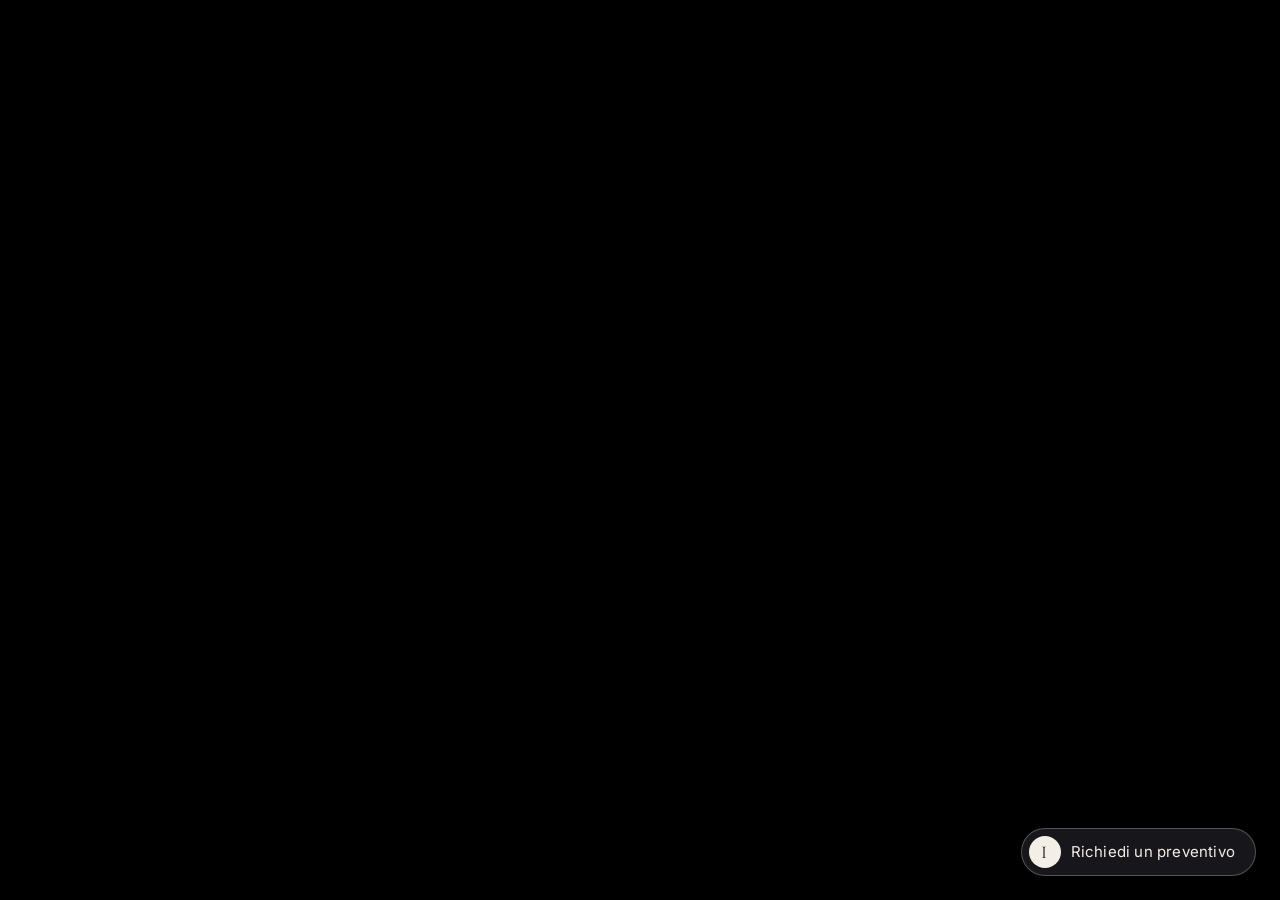
<file: index.html>
<!doctype html>
<html lang="it">
<head>
  <meta charset="utf-8">
  <meta name="viewport" content="width=device-width, initial-scale=1, viewport-fit=cover">
  <title>Chatbot preventivi — anteprima</title>
  <meta name="robots" content="noindex">
  <style>
    /* Pagina vuota solo per vedere il widget: nel sito vero serve SOLO il tag <script> qui sotto. */
    html, body { margin: 0; min-height: 100vh; background: #000; }
  </style>
</head>
<body>
  <!-- ====== IL CHATBOT: questo è l'unico tag da copiare nel tuo sito ====== -->
  <script src="widget/preventivo.js" defer></script>
</body>
</html>
</file>
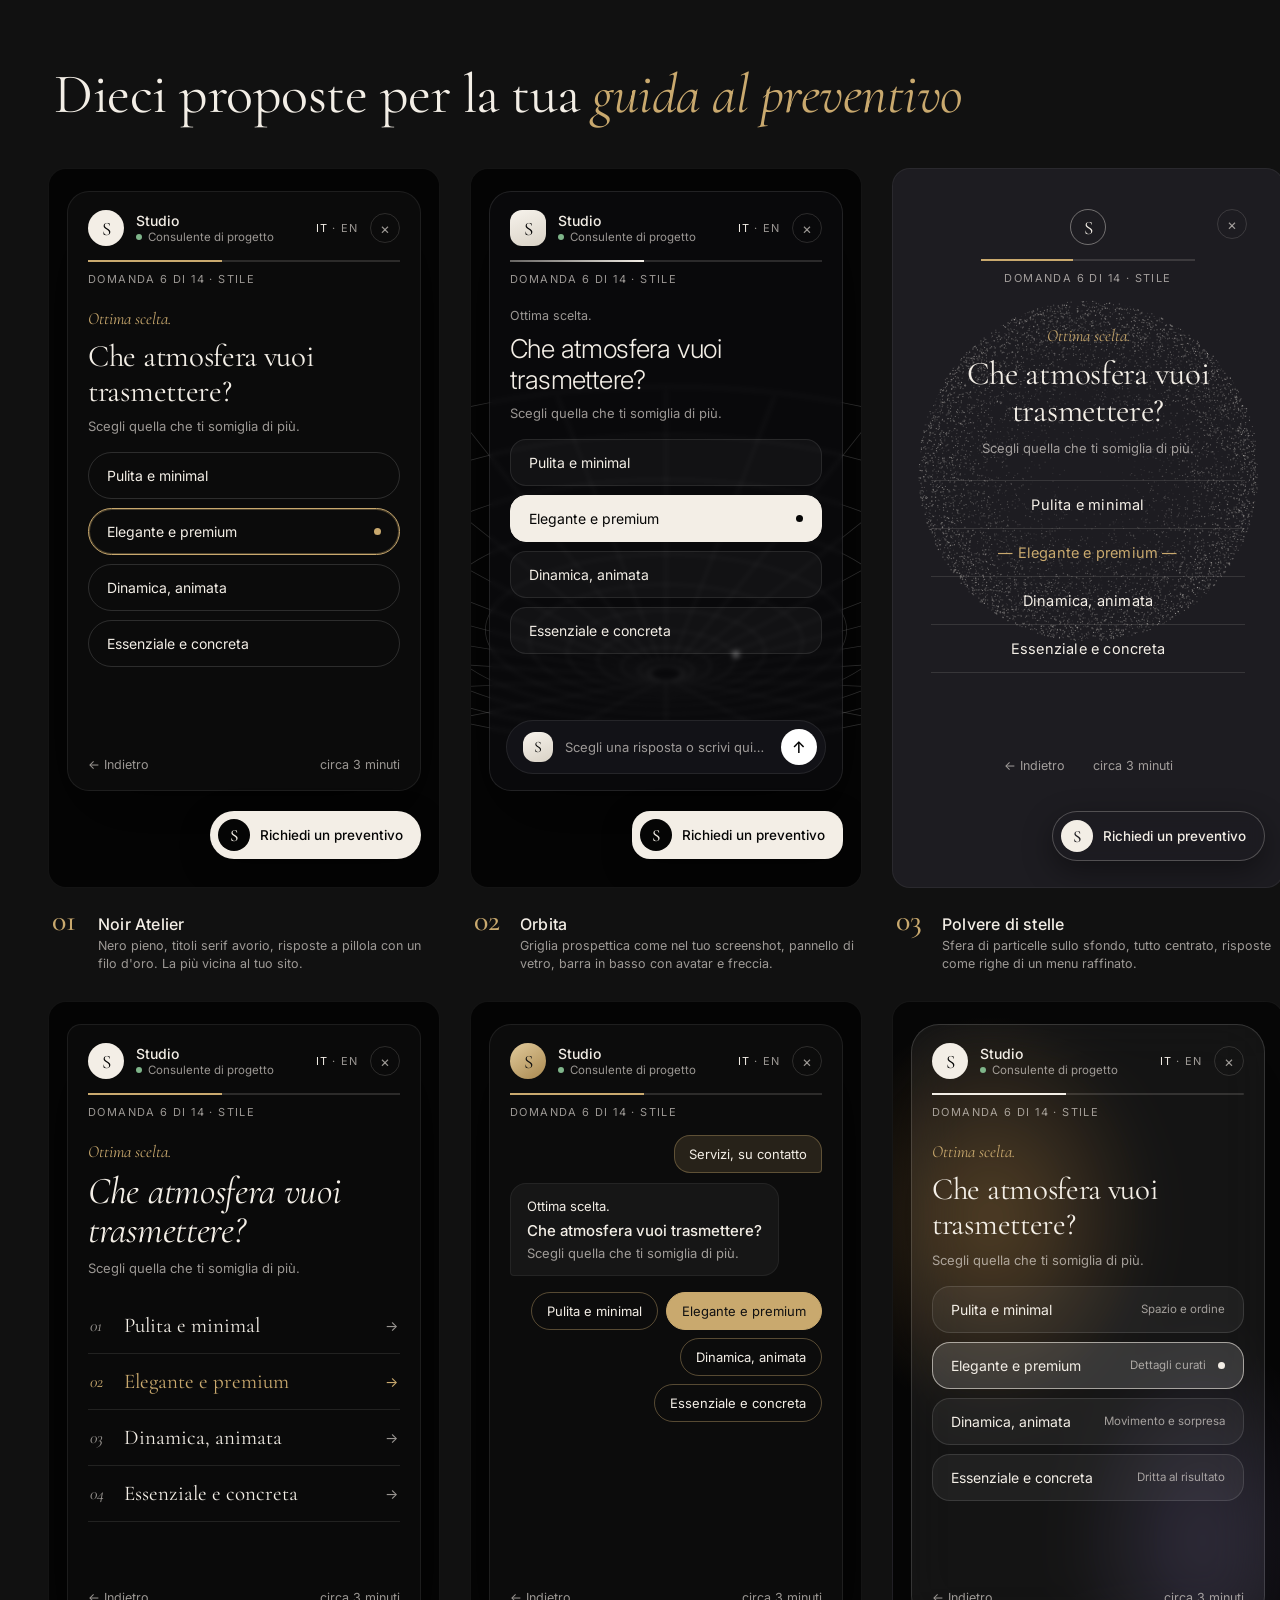
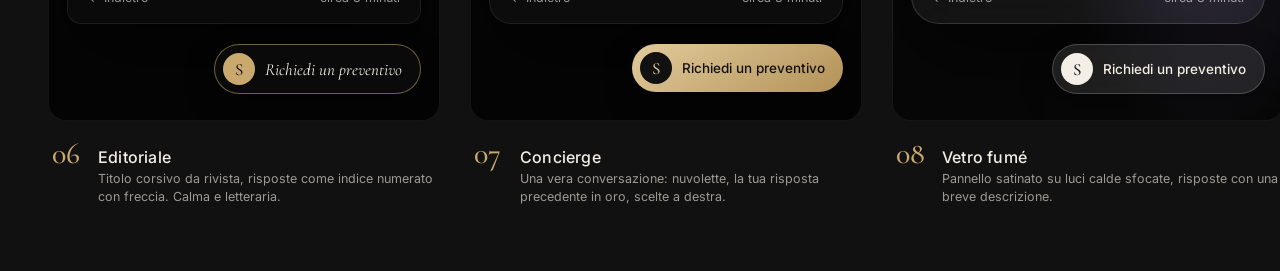
<file: design/proposte.html>
<!doctype html>
<html lang="it">
<head>
<meta charset="utf-8">
<title>Proposte di design — Chatbot preventivi</title>
<link rel="preconnect" href="https://fonts.googleapis.com">
<link rel="preconnect" href="https://fonts.gstatic.com" crossorigin>
<link href="https://fonts.googleapis.com/css2?family=Cormorant+Garamond:ital,wght@0,400;0,500;0,600;1,400;1,500&family=Inter:wght@300;400;500;600&display=swap" rel="stylesheet">
<style>
/* ====== Tavola ====== */
:root{
  --ivory:#F3EEE6; --ivory-2:rgba(243,238,230,.62); --ivory-3:rgba(243,238,230,.14);
  --gold:#C9A96E; --black:#050505;
}
*{box-sizing:border-box;margin:0;padding:0}
body{background:#111;color:var(--ivory);font-family:Inter,system-ui,sans-serif;padding:56px 48px 64px;width:2160px}
.board-hd{display:flex;align-items:flex-end;justify-content:space-between;margin-bottom:40px;padding:0 6px}
.board-hd h1{font-family:"Cormorant Garamond",serif;font-weight:400;font-size:56px;letter-spacing:-.5px}
.board-hd h1 em{color:var(--gold)}
.board-hd p{color:var(--ivory-2);font-size:15px;max-width:560px;text-align:right;line-height:1.6}
.grid{display:grid;grid-template-columns:repeat(5,392px);gap:28px 30px}
.card{display:flex;flex-direction:column;gap:14px}
.cap{display:flex;gap:12px;align-items:baseline;padding:0 4px}
.cap b{font-family:"Cormorant Garamond",serif;font-size:30px;font-weight:500;color:var(--gold);min-width:34px}
.cap div{display:flex;flex-direction:column;gap:3px}
.cap strong{font-weight:500;font-size:16px;letter-spacing:.2px}
.cap span{color:var(--ivory-2);font-size:12.5px;line-height:1.45}

/* ====== Scena (il "sito" dietro la chat) ====== */
.stage{position:relative;height:720px;border-radius:18px;overflow:hidden;background:var(--black);
  padding:22px 18px 0;display:flex;flex-direction:column;align-items:center;border:1px solid rgba(255,255,255,.06)}
.stage canvas{position:absolute;inset:0;width:100%;height:100%;pointer-events:none}

/* ====== Pannello chat (base comune) ====== */
.panel{position:relative;z-index:2;width:100%;height:600px;display:flex;flex-direction:column;
  background:#0b0b0b;border:1px solid rgba(255,255,255,.08);border-radius:22px;overflow:hidden;
  box-shadow:0 30px 80px rgba(0,0,0,.55)}
.hd{display:flex;align-items:center;gap:12px;padding:18px 20px 14px}
.av{width:36px;height:36px;border-radius:50%;display:grid;place-items:center;flex:none;
  font-family:"Cormorant Garamond",serif;font-size:19px;color:var(--black);background:var(--ivory)}
.who{display:flex;flex-direction:column;flex:1;line-height:1.25}
.who b{font-weight:500;font-size:14px}
.who span{font-size:11.5px;color:var(--ivory-2);display:flex;align-items:center;gap:6px}
.who span:before{content:"";width:6px;height:6px;border-radius:50%;background:#7FB58A}
.lang{font-size:11px;letter-spacing:1.2px;color:var(--ivory-2)}
.lang i{font-style:normal;color:var(--ivory)}
.x{width:30px;height:30px;border-radius:50%;border:1px solid var(--ivory-3);display:grid;place-items:center;color:var(--ivory-2);font-size:15px}
.prog{height:2px;background:var(--ivory-3);margin:0 20px}
.prog i{display:block;height:100%;width:43%;background:var(--gold)}
.step{font-size:11px;color:var(--ivory-2);letter-spacing:1.4px;text-transform:uppercase;padding:10px 20px 0}
.rail{display:none}
.big{display:none}
.body{flex:1;padding:22px 20px 10px;display:flex;flex-direction:column;gap:10px;overflow:hidden}
.prev{display:none}
.ok{font-size:13px;color:var(--gold);font-style:italic;font-family:"Cormorant Garamond",serif;font-size:17px}
.q{font-family:"Cormorant Garamond",serif;font-weight:400;font-size:31px;line-height:1.12;letter-spacing:-.3px}
.hint{font-size:13px;color:var(--ivory-2);margin-bottom:8px}
.opts{list-style:none;display:flex;flex-direction:column;gap:9px}
.opt{display:flex;align-items:center;gap:12px;padding:14px 18px;border-radius:999px;border:1px solid rgba(255,255,255,.14);font-size:14px}
.opt .n,.opt .d,.opt .arr{display:none}
.opt .t{flex:1}
.opt.sel{border-color:var(--gold);box-shadow:inset 0 0 0 1px rgba(201,169,110,.35)}
.opt.sel:after{content:"";width:7px;height:7px;border-radius:50%;background:var(--gold)}
.ft{display:flex;align-items:center;justify-content:space-between;padding:12px 20px 18px;font-size:12.5px;color:var(--ivory-2)}
.back{display:flex;align-items:center;gap:6px}
.inputbar{display:none}

/* ====== Pulsante di apertura ====== */
.launch{position:relative;z-index:2;margin:20px 0 0 auto;display:flex;align-items:center;gap:10px;
  padding:8px 18px 8px 8px;border-radius:999px;background:var(--ivory);color:var(--black);font-size:13.5px;font-weight:500;
  box-shadow:0 10px 30px rgba(0,0,0,.4)}
.lav{width:32px;height:32px;border-radius:50%;background:var(--black);color:var(--ivory);display:grid;place-items:center;
  font-family:"Cormorant Garamond",serif;font-size:17px}

/* ================================================================
   01 — NOIR ATELIER: nero pieno, serif avorio, pillole con bordo oro
   ================================================================ */
/* (usa la base) */

/* ================================================================
   02 — ORBITA: griglia prospettica, vetro, barra in stile screenshot
   ================================================================ */
.v2 .panel{background:rgba(14,14,18,.5);backdrop-filter:blur(2px);border-color:rgba(255,255,255,.1)}
.v2 .av{border-radius:12px;background:linear-gradient(160deg,#F7F3EC,#D9D2C6)}
.v2 .q{font-family:Inter;font-weight:300;font-size:26px;letter-spacing:-.6px;line-height:1.2}
.v2 .ok{font-family:Inter;font-style:normal;font-size:12.5px;color:var(--ivory-2)}
.v2 .opt{border-radius:16px;background:rgba(255,255,255,.04);border-color:rgba(255,255,255,.09)}
.v2 .opt.sel{background:var(--ivory);color:var(--black);border-color:var(--ivory);box-shadow:none}
.v2 .opt.sel:after{background:var(--black)}
.v2 .prog i{background:linear-gradient(90deg,rgba(243,238,230,.3),var(--ivory))}
.v2 .ft{display:none}
.v2 .inputbar{display:flex;align-items:center;gap:12px;margin:8px 16px 16px;padding:8px 8px 8px 16px;border-radius:999px;
  background:rgba(20,20,26,.9);border:1px solid rgba(255,255,255,.08);color:var(--ivory-2);font-size:13px}
.v2 .inputbar span{flex:1}
.v2 .inputbar b{width:36px;height:36px;border-radius:50%;background:#fff;color:#000;display:grid;place-items:center;font-size:16px;font-weight:500}
.v2 .launch{border-radius:18px}

/* ================================================================
   03 — POLVERE DI STELLE: sfera di particelle, testo centrato
   ================================================================ */
.v3 .stage{background:#1d1c21}
.v3 .panel{background:transparent;border:none;box-shadow:none}
.v3 .hd{justify-content:center}
.v3 .who,.v3 .lang{display:none}
.v3 .x{position:absolute;right:18px;top:18px}
.v3 .av{background:transparent;color:var(--ivory);border:1px solid rgba(243,238,230,.4)}
.v3 .prog{margin:0 70px}
.v3 .step{text-align:center}
.v3 .body{align-items:center;text-align:center;padding-top:40px}
.v3 .q{font-size:33px}
.v3 .opts{width:100%;gap:0;margin-top:6px}
.v3 .opt{border:none;border-radius:0;border-top:1px solid rgba(243,238,230,.12);justify-content:center;padding:15px 10px;font-size:14.5px;letter-spacing:.2px}
.v3 .opt:last-child{border-bottom:1px solid rgba(243,238,230,.12)}
.v3 .opt .t{flex:none}
.v3 .opt.sel{box-shadow:none;color:var(--gold)}
.v3 .opt.sel:after{display:none}
.v3 .opt.sel .t:before{content:"— "}.v3 .opt.sel .t:after{content:" —"}
.v3 .ft{justify-content:center;gap:28px}
.v3 .launch{background:rgba(29,28,33,.85);color:var(--ivory);border:1px solid rgba(243,238,230,.25);backdrop-filter:blur(8px)}
.v3 .lav{background:var(--ivory);color:#1d1c21}

/* ================================================================
   04 — GALLERIA: contatore grande, maiuscoletto, schede numerate
   ================================================================ */
.v4 .panel{background:#080808;border-radius:6px}
.v4 .who b{text-transform:uppercase;letter-spacing:2.5px;font-size:11.5px}
.v4 .av{border-radius:0;background:transparent;color:var(--ivory);font-family:Inter;font-weight:300;font-size:12px;border:1px solid var(--ivory-3)}
.v4 .x{border-radius:0}
.v4 .step{display:none}
.v4 .big{display:flex;align-items:baseline;gap:10px;padding:18px 20px 0;font-weight:200;font-size:52px;line-height:1}
.v4 .big small{font-size:12px;letter-spacing:2.5px;color:var(--ivory-2);font-weight:400}
.v4 .ok{font-family:Inter;font-style:normal;text-transform:uppercase;letter-spacing:2.5px;font-size:10.5px}
.v4 .q{font-size:28px}
.v4 .opts{display:grid;grid-template-columns:1fr 1fr;gap:10px}
.v4 .opt{flex-direction:column;align-items:flex-start;gap:28px;border-radius:4px;padding:14px;min-height:118px;font-size:13px;background:#0e0e0e}
.v4 .opt .n{display:block;font-size:10.5px;letter-spacing:2px;color:var(--ivory-2)}
.v4 .opt .t{text-transform:uppercase;letter-spacing:1.6px;font-size:11.5px;line-height:1.5;flex:none}
.v4 .opt.sel{background:#14120e}
.v4 .opt.sel:after{position:absolute;display:none}
.v4 .opt.sel .n{color:var(--gold)}
.v4 .prog{margin-top:2px}
.v4 .back{text-transform:uppercase;letter-spacing:2px;font-size:10.5px}
.v4 .time{text-transform:uppercase;letter-spacing:2px;font-size:10.5px}
.v4 .launch{border-radius:4px;text-transform:uppercase;letter-spacing:2px;font-size:11px;background:transparent;color:var(--ivory);border:1px solid rgba(243,238,230,.5)}
.v4 .lav{border-radius:2px;background:var(--ivory);color:#000}

/* ================================================================
   05 — RIFLETTORE: fascio di luce, grana, testo maiuscolo sottile
   ================================================================ */
.v5 .panel{background:rgba(6,6,6,.55);border-color:rgba(255,255,255,.07);backdrop-filter:blur(3px)}
.v5 .q{font-family:Inter;font-weight:300;text-transform:uppercase;letter-spacing:3px;font-size:20px;line-height:1.45}
.v5 .ok{font-family:Inter;font-style:normal;font-size:11px;letter-spacing:2px;text-transform:uppercase;color:var(--ivory-2)}
.v5 .opt{border-radius:0;border:none;border-left:1px solid rgba(243,238,230,.18);padding:12px 16px;text-transform:uppercase;letter-spacing:2px;font-size:11.5px}
.v5 .opt.sel{border-left:2px solid var(--ivory);box-shadow:none;background:linear-gradient(90deg,rgba(243,238,230,.1),transparent)}
.v5 .opt.sel:after{display:none}
.v5 .prog i{background:var(--ivory)}
.v5 .launch{background:transparent;color:var(--ivory);border:1px solid rgba(243,238,230,.45);text-transform:uppercase;letter-spacing:2px;font-size:11px}
.v5 .lav{background:transparent;border:1px solid rgba(243,238,230,.6);color:var(--ivory)}

/* ================================================================
   06 — EDITORIALE: titolo da rivista, righe con numero e freccia
   ================================================================ */
.v6 .panel{background:#0a0a0a;border-radius:14px}
.v6 .q{font-size:38px;font-style:italic;line-height:1.02}
.v6 .opts{gap:0;margin-top:4px}
.v6 .opt{border:none;border-radius:0;border-bottom:1px solid rgba(243,238,230,.1);padding:15px 2px;gap:16px}
.v6 .opt .n{display:block;font-family:"Cormorant Garamond",serif;font-style:italic;font-size:17px;color:var(--ivory-2);width:18px}
.v6 .opt .t{font-family:"Cormorant Garamond",serif;font-size:21px}
.v6 .opt .arr{display:block;color:var(--ivory-2)}
.v6 .opt.sel{box-shadow:none}
.v6 .opt.sel:after{display:none}
.v6 .opt.sel .n,.v6 .opt.sel .arr,.v6 .opt.sel .t{color:var(--gold)}
.v6 .launch{background:#0a0a0a;color:var(--ivory);border:1px solid rgba(201,169,110,.55);font-family:"Cormorant Garamond",serif;font-size:17px;font-style:italic;font-weight:400}
.v6 .lav{background:var(--gold);color:#000;font-style:normal}

/* ================================================================
   07 — CONCIERGE: conversazione a nuvolette, raffinata
   ================================================================ */
.v7 .panel{background:#0c0c0c}
.v7 .av{background:linear-gradient(145deg,#E2CB9C,#A9884F);color:#111}
.v7 .body{gap:10px;padding-top:16px}
.v7 .prev{display:block;align-self:flex-end;background:rgba(201,169,110,.14);border:1px solid rgba(201,169,110,.35);color:var(--ivory);
  padding:10px 14px;border-radius:16px 16px 4px 16px;font-size:13px}
.v7 .bub{align-self:flex-start;background:#161616;border:1px solid rgba(255,255,255,.06);border-radius:16px 16px 16px 4px;padding:14px 16px;max-width:88%}
.v7 .ok{font-family:Inter;font-style:normal;font-size:13px;color:var(--ivory);margin-bottom:6px}
.v7 .q{font-family:Inter;font-size:15px;font-weight:500;letter-spacing:0;line-height:1.4}
.v7 .hint{margin:4px 0 0}
.v7 .opts{flex-direction:row;flex-wrap:wrap;justify-content:flex-end;gap:8px;margin-top:6px}
.v7 .opt{padding:10px 15px;font-size:13px;border-color:rgba(201,169,110,.4);color:var(--ivory)}
.v7 .opt .t{flex:none}
.v7 .opt.sel{background:var(--gold);color:#111;border-color:var(--gold)}
.v7 .opt.sel:after{display:none}
.v7 .launch{background:linear-gradient(145deg,#E2CB9C,#B39257);color:#111}
.v7 .lav{background:#111;color:#E2CB9C}

/* ================================================================
   08 — VETRO FUMÉ: pannello satinato su luce calda sfocata
   ================================================================ */
.v8 .stage{background:radial-gradient(60% 40% at 25% 30%,rgba(150,110,60,.45),transparent 70%),
  radial-gradient(50% 40% at 80% 75%,rgba(90,80,120,.35),transparent 70%),#070707}
.v8 .panel{background:rgba(255,255,255,.055);backdrop-filter:blur(26px) saturate(120%);border-color:rgba(255,255,255,.14);border-radius:28px}
.v8 .opt{background:rgba(255,255,255,.05);border-color:rgba(255,255,255,.12);border-radius:18px}
.v8 .opt .d{display:block;font-size:11.5px;color:var(--ivory-2);text-align:right}
.v8 .opt.sel{background:rgba(255,255,255,.14);border-color:rgba(243,238,230,.6);box-shadow:none}
.v8 .opt.sel:after{background:var(--ivory)}
.v8 .prog{border-radius:2px}.v8 .prog i{background:var(--ivory)}
.v8 .launch{background:rgba(255,255,255,.1);color:var(--ivory);backdrop-filter:blur(16px);border:1px solid rgba(255,255,255,.2)}
.v8 .lav{background:var(--ivory);color:#111}

/* ================================================================
   09 — MONOLITE: colonna dei passaggi a sinistra, struttura chiara
   ================================================================ */
.v9 .panel{border-radius:10px;background:#090909}
.v9 .mid{display:flex;flex:1;min-height:0}
.v9 .rail{display:flex;flex-direction:column;gap:22px;padding:24px 0 0 18px;width:112px;flex:none;border-right:1px solid rgba(243,238,230,.08)}
.v9 .rail span{font-size:9.5px;letter-spacing:1.3px;text-transform:uppercase;color:rgba(243,238,230,.35);display:flex;align-items:center;gap:8px}
.v9 .rail span:before{content:"";flex:none;width:6px;height:6px;border-radius:50%;border:1px solid currentColor}
.v9 .rail .done{color:var(--ivory-2)}.v9 .rail .done:before{background:var(--ivory-2)}
.v9 .rail .now{color:var(--gold)}.v9 .rail .now:before{background:var(--gold);border-color:var(--gold)}
.v9 .step{display:none}
.v9 .q{font-size:27px}
.v9 .opt{border-radius:8px;padding:13px 14px;font-size:13.5px}
.v9 .opt .d{display:block;font-size:11px;color:var(--ivory-2);display:none}
.v9 .launch{border-radius:8px}
.v9 .lav{border-radius:6px}

/* ================================================================
   10 — AVORIO SU NERO: cornice nera, schede avorio molto leggibili
   ================================================================ */
.v10 .panel{background:#0b0b0b}
.v10 .opt{background:var(--ivory);color:#111;border-color:var(--ivory);border-radius:14px;padding:13px 16px}
.v10 .opt .d{display:block;font-size:11px;color:rgba(17,17,17,.55)}
.v10 .opt .t{font-weight:500}
.v10 .opt.sel{box-shadow:0 0 0 2px #0b0b0b inset,0 0 0 3px var(--gold) inset;background:#FBF8F3}
.v10 .opt.sel:after{width:18px;height:18px;background:var(--gold);content:"✓";color:#111;font-size:11px;display:grid;place-items:center;font-weight:600}
.v10 .opt .t:after{content:"";display:block}
</style>
</head>
<body>
<div class="board-hd">
  <h1>Dieci proposte per la tua <em>guida al preventivo</em></h1>
  <p>Ogni proposta mostra lo stesso momento: domanda 6 di 14, una risposta scelta, il pulsante di apertura sotto la chat.
  Dimmi il numero che preferisci, anche mescolando dettagli di più proposte.</p>
</div>
<div class="grid" id="grid"></div>

<script>
const VARIANTS = [
  ["Noir Atelier", "Nero pieno, titoli serif avorio, risposte a pillola con un filo d'oro. La più vicina al tuo sito."],
  ["Orbita", "Griglia prospettica come nel tuo screenshot, pannello di vetro, barra in basso con avatar e freccia."],
  ["Polvere di stelle", "Sfera di particelle sullo sfondo, tutto centrato, risposte come righe di un menu raffinato."],
  ["Galleria", "Linguaggio Web Duo: contatore grande, maiuscoletto spaziato, risposte come schede numerate."],
  ["Riflettore", "Fascio di luce e grana fotografica, testo maiuscolo sottile, molto cinematografica."],
  ["Editoriale", "Titolo corsivo da rivista, risposte come indice numerato con freccia. Calma e letteraria."],
  ["Concierge", "Una vera conversazione: nuvolette, la tua risposta precedente in oro, scelte a destra."],
  ["Vetro fumé", "Pannello satinato su luci calde sfocate, risposte con una breve descrizione."],
  ["Monolite", "Colonna dei passaggi a sinistra (Profilo, Progetto, Stile, Contatti): si sa sempre dove si è."],
  ["Avorio su nero", "Cornice nera, risposte su schede avorio: massima leggibilità, contrasto netto."]
];
const OPTS = [
  ["Pulita e minimal", "Spazio e ordine"],
  ["Elegante e premium", "Dettagli curati"],
  ["Dinamica, animata", "Movimento e sorpresa"],
  ["Essenziale e concreta", "Dritta al risultato"]
];
const grid = document.getElementById("grid");
VARIANTS.forEach(([name, desc], i) => {
  const n = i + 1, pad = String(n).padStart(2, "0");
  const opts = OPTS.map(([t, d], j) =>
    `<li class="opt${j === 1 ? " sel" : ""}"><span class="n">0${j + 1}</span><span class="t">${t}</span><span class="d">${d}</span><span class="arr">→</span></li>`).join("");
  const q = `<p class="ok">Ottima scelta.</p><h3 class="q">Che atmosfera vuoi trasmettere?</h3><p class="hint">Scegli quella che ti somiglia di più.</p>`;
  grid.insertAdjacentHTML("beforeend", `
  <div class="card v${n}">
    <div class="stage">
      ${[2,3,5].includes(n) ? "<canvas></canvas>" : ""}
      <div class="panel">
        <header class="hd"><div class="av">S</div><div class="who"><b>Studio</b><span>Consulente di progetto</span></div>
          <div class="lang"><i>IT</i> · EN</div><div class="x">×</div></header>
        <div class="big">06<small>/ 14 · STILE</small></div>
        <div class="prog"><i></i></div><div class="step">Domanda 6 di 14 · Stile</div>
        <div class="mid">
          <div class="rail"><span class="done">Profilo</span><span class="done">Progetto</span><span class="now">Stile</span><span>Contatti</span></div>
          <div class="body">
            <div class="prev">Servizi, su contatto</div>
            ${n === 7 ? `<div class="bub">${q}</div>` : q}
            <ul class="opts">${opts}</ul>
          </div>
        </div>
        <footer class="ft"><span class="back">← Indietro</span><span class="time">circa 3 minuti</span></footer>
        <div class="inputbar"><div class="av" style="width:30px;height:30px;font-size:16px">S</div><span>Scegli una risposta o scrivi qui…</span><b>↑</b></div>
      </div>
      <div class="launch"><span class="lav">S</span>Richiedi un preventivo</div>
    </div>
    <div class="cap"><b>${pad}</b><div><strong>${name}</strong><span>${desc}</span></div></div>
  </div>`);
});
// .mid wraps rail+body in every variant; only v9 shows the rail
document.querySelectorAll(".mid").forEach(m => { m.style.display = "flex"; m.style.flex = "1"; m.style.minHeight = "0"; });

/* ---- Sfondi disegnati ---- */
function sized(c){ const r = c.getBoundingClientRect(), d = 2; c.width = r.width*d; c.height = r.height*d; const x = c.getContext("2d"); x.scale(d,d); return [x, r.width, r.height]; }
// 02 Orbita: imbuto prospettico
(() => { const [x,w,h] = sized(document.querySelector(".v2 canvas")); x.strokeStyle="rgba(255,255,255,.2)"; x.lineWidth=.8;
  const cx=w/2, cy=h*.62;
  for(let k=1;k<=11;k++){ const rx=k*k*3.4+14, ry=rx*.42; x.beginPath(); x.ellipse(cx,cy-k*k*.9+60,rx,ry,0,0,Math.PI*2); x.stroke(); }
  for(let a=0;a<24;a++){ const t=a/24*Math.PI*2; x.beginPath(); x.moveTo(cx+Math.cos(t)*14,cy+60+Math.sin(t)*6); x.lineTo(cx+Math.cos(t)*420,cy-48+Math.sin(t)*176); x.stroke(); }
  const g=x.createRadialGradient(cx+70,cy+40,0,cx+70,cy+40,8); g.addColorStop(0,"rgba(255,255,255,.9)"); g.addColorStop(1,"transparent"); x.fillStyle=g; x.fillRect(cx+60,cy+30,20,20);
})();
// 03 Polvere di stelle: sfera di particelle
(() => { const [x,w,h] = sized(document.querySelector(".v3 canvas")); const cx=w/2, cy=h*.42, R=170;
  for(let i=0;i<9000;i++){ const u=Math.random(), r=R*Math.pow(u,.28), t=Math.random()*Math.PI*2;
    const px=cx+r*Math.cos(t), py=cy+r*Math.sin(t); x.fillStyle=`rgba(243,238,230,${(.08+.35*(r/R))*Math.random()})`; x.fillRect(px,py,1.1,1.1); }
})();
// 05 Riflettore: fascio di luce + grana
(() => { const [x,w,h] = sized(document.querySelector(".v5 canvas"));
  const g=x.createLinearGradient(w,0,w*.2,h); g.addColorStop(0,"rgba(255,255,255,.38)"); g.addColorStop(.55,"rgba(255,255,255,.05)"); g.addColorStop(1,"transparent");
  x.fillStyle=g; x.beginPath(); x.moveTo(w*.95,0); x.lineTo(w,0); x.lineTo(w*.45,h); x.lineTo(-w*.1,h); x.closePath(); x.fill();
  for(let i=0;i<22000;i++){ x.fillStyle=`rgba(255,255,255,${Math.random()*.09})`; x.fillRect(Math.random()*w,Math.random()*h,1,1); }
})();
</script>
</body>
</html>
</file>
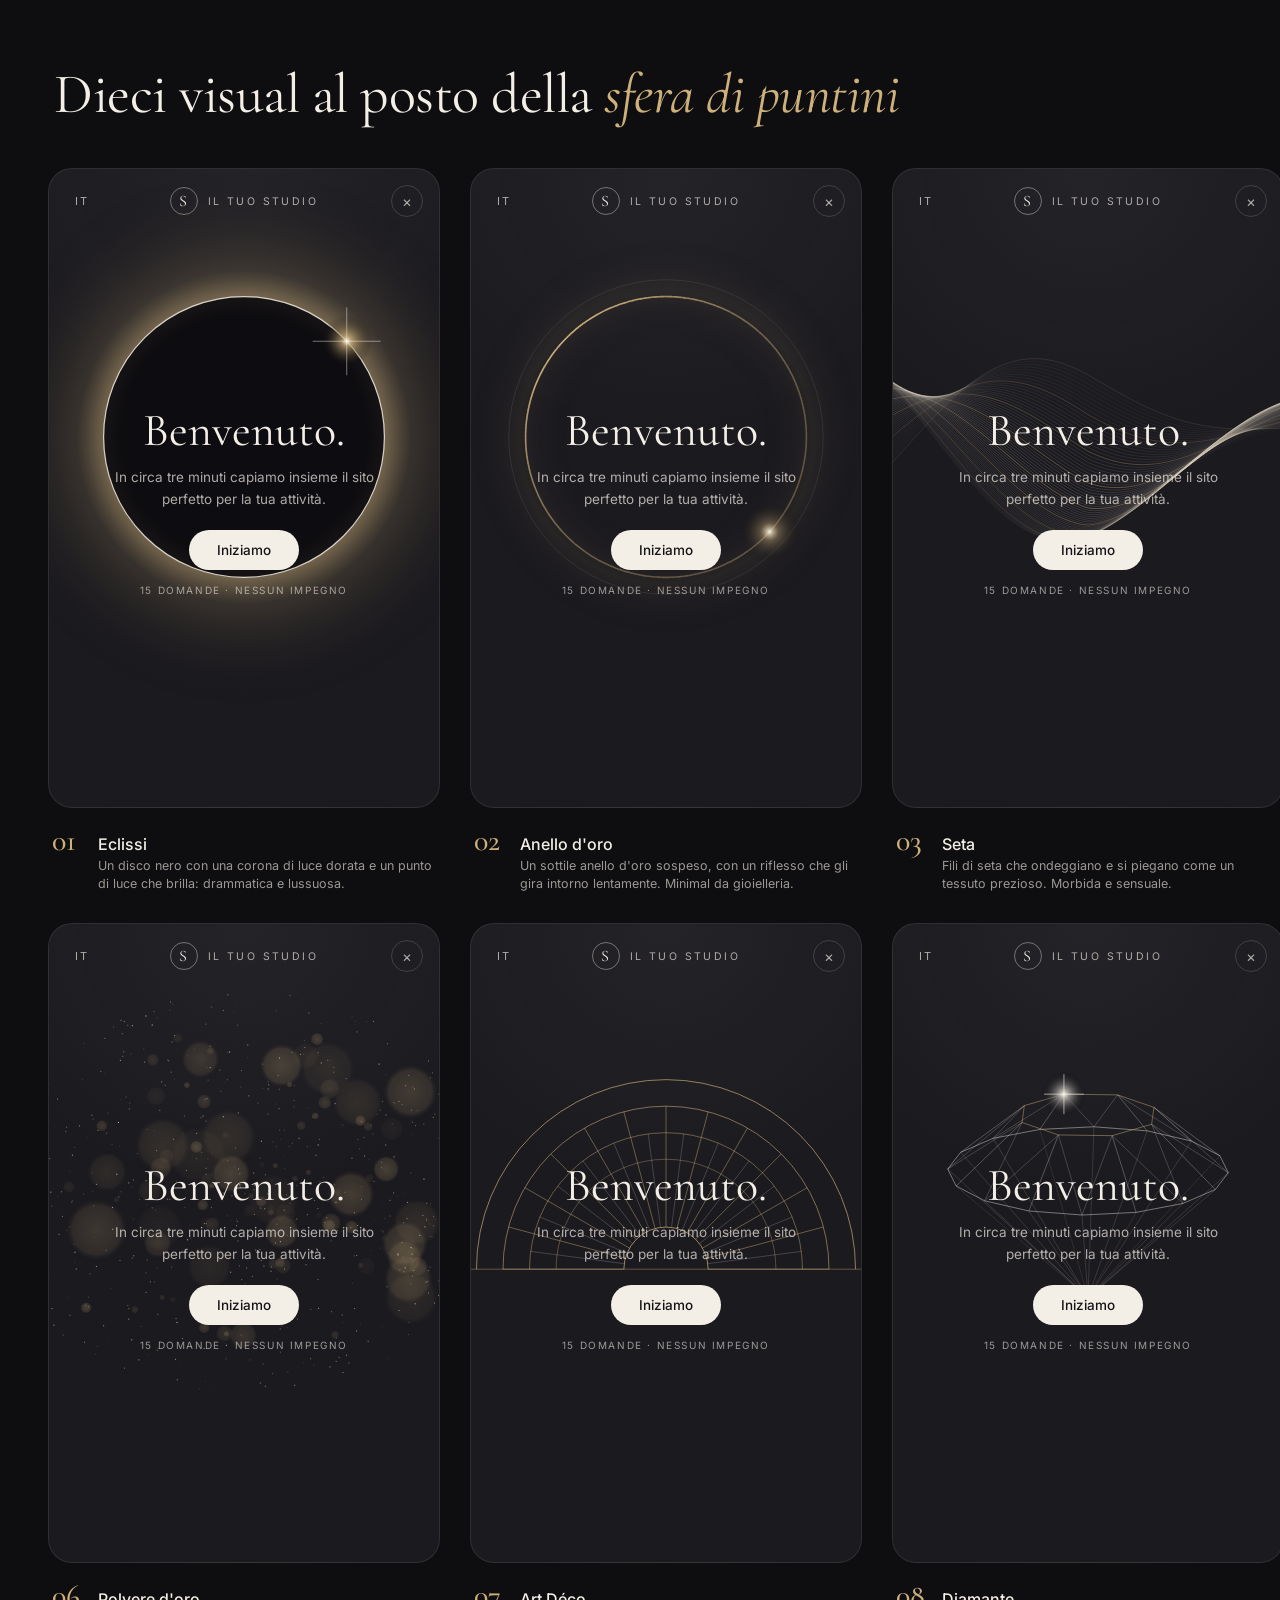
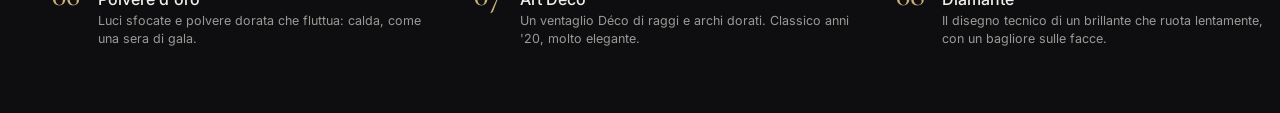
<file: design/sfondi.html>
<!doctype html>
<html lang="it">
<head>
<meta charset="utf-8">
<title>Proposte di visual — Chatbot preventivi</title>
<link href="https://fonts.googleapis.com/css2?family=Cormorant+Garamond:ital,wght@0,400;0,500;1,400&family=Inter:wght@300;400;500&display=swap" rel="stylesheet">
<style>
*{box-sizing:border-box;margin:0;padding:0}
body{background:#0e0e10;color:#F3EEE6;font-family:Inter,sans-serif;padding:56px 48px 64px;width:2160px}
.hd{display:flex;justify-content:space-between;align-items:flex-end;margin-bottom:40px;padding:0 6px}
.hd h1{font-family:"Cormorant Garamond",serif;font-weight:400;font-size:56px;letter-spacing:-.5px}
.hd h1 em{color:#CDB07A}
.hd p{color:rgba(243,238,230,.62);font-size:15px;max-width:600px;text-align:right;line-height:1.6}
.grid{display:grid;grid-template-columns:repeat(5,392px);gap:30px 30px}
.card{display:flex;flex-direction:column;gap:14px}
.panel{position:relative;height:640px;border-radius:24px;overflow:hidden;border:1px solid rgba(243,238,230,.09);
  background:radial-gradient(120% 70% at 50% 0%,rgba(243,238,230,.045),transparent 60%),#1b1a1f}
.panel canvas{position:absolute;inset:0;width:100%;height:100%}
.top{position:absolute;top:0;left:0;right:0;display:grid;grid-template-columns:1fr auto 1fr;align-items:center;padding:16px;z-index:2}
.top .l{font-size:11px;letter-spacing:1.6px;color:rgba(243,238,230,.68);padding-left:10px}
.top .m{display:flex;align-items:center;gap:10px;font-size:10.5px;letter-spacing:2.4px;text-transform:uppercase;color:rgba(243,238,230,.68)}
.top .av{width:28px;height:28px;border-radius:50%;border:1px solid rgba(243,238,230,.4);display:grid;place-items:center;font-family:"Cormorant Garamond",serif;font-size:16px;color:#F3EEE6}
.top .x{justify-self:end;width:32px;height:32px;border-radius:50%;border:1px solid rgba(243,238,230,.16);display:grid;place-items:center;color:rgba(243,238,230,.68);font-size:15px}
.txt{position:absolute;left:0;right:0;top:238px;z-index:2;display:flex;flex-direction:column;align-items:center;text-align:center;gap:14px;padding:0 40px}
.txt h2{font-family:"Cormorant Garamond",serif;font-weight:400;font-size:46px;line-height:1}
.txt p{font-size:13.5px;line-height:1.6;color:rgba(243,238,230,.7)}
.txt .b{margin-top:6px;background:#F3EEE6;color:#141317;border-radius:999px;padding:12px 28px;font-size:13.5px;font-weight:500}
.txt .n{font-size:10px;letter-spacing:1.6px;text-transform:uppercase;color:rgba(243,238,230,.6)}
.cap{display:flex;gap:12px;align-items:baseline;padding:0 4px}
.cap b{font-family:"Cormorant Garamond",serif;font-size:30px;font-weight:500;color:#CDB07A;min-width:34px}
.cap div{display:flex;flex-direction:column;gap:3px}
.cap strong{font-weight:500;font-size:16px}
.cap span{color:rgba(243,238,230,.62);font-size:12.5px;line-height:1.45}
</style>
</head>
<body>
<div class="hd">
  <h1>Dieci visual al posto della <em>sfera di puntini</em></h1>
  <p>Stessa chat, stessa schermata di benvenuto: cambia solo il visual. Nelle domande diventa uno sfondo tenue
  e si muove lentamente (fermo per chi preferisce meno animazioni). Dimmi il numero che preferisci.</p>
</div>
<div class="grid" id="g"></div>
<script>
const V = [
  ["Eclissi", "Un disco nero con una corona di luce dorata e un punto di luce che brilla: drammatica e lussuosa."],
  ["Anello d'oro", "Un sottile anello d'oro sospeso, con un riflesso che gli gira intorno lentamente. Minimal da gioielleria."],
  ["Seta", "Fili di seta che ondeggiano e si piegano come un tessuto prezioso. Morbida e sensuale."],
  ["Quadrante", "Ispirata all'alta orologeria: tacche, orbite e piccoli astri d'oro. Precisione e artigianalità."],
  ["Marmo nero", "Venature d'oro e avorio su marmo nero, come un intarsio. Materica e preziosa."],
  ["Polvere d'oro", "Luci sfocate e polvere dorata che fluttua: calda, come una sera di gala."],
  ["Art Déco", "Un ventaglio Déco di raggi e archi dorati. Classico anni '20, molto elegante."],
  ["Diamante", "Il disegno tecnico di un brillante che ruota lentamente, con un bagliore sulle facce."],
  ["Perla", "Una perla nera con riflessi iridescenti, morbida e luminosa. Raffinata e silenziosa."],
  ["Velo di luce", "Veli di luce calda che si fondono come un'aurora, con una grana fotografica leggera."]
];
const g = document.getElementById("g");
V.forEach(([n, d], i) => g.insertAdjacentHTML("beforeend", `
<div class="card"><div class="panel"><canvas data-i="${i}"></canvas>
  <div class="top"><span class="l">IT</span><span class="m"><span class="av">S</span>Il tuo Studio</span><span class="x">×</span></div>
  <div class="txt"><h2>Benvenuto.</h2><p>In circa tre minuti capiamo insieme il sito perfetto per la tua attività.</p><span class="b">Iniziamo</span><span class="n">15 domande · nessun impegno</span></div>
</div><div class="cap"><b>${String(i+1).padStart(2,"0")}</b><div><strong>${n}</strong><span>${d}</span></div></div></div>`));

const ORO = "205,176,122", AV = "243,238,230";
let seme = 7; const rnd = () => (seme = (seme * 16807) % 2147483647) / 2147483647;

const DISEGNA = [
  // 01 Eclissi
  (c, w, h, cx, cy, R) => {
    const cor = c.createRadialGradient(cx, cy, R * .95, cx, cy, R * 1.9);
    cor.addColorStop(0, `rgba(${ORO},.55)`); cor.addColorStop(.25, `rgba(${ORO},.16)`); cor.addColorStop(1, "rgba(0,0,0,0)");
    c.fillStyle = cor; c.fillRect(0, 0, w, h);
    c.fillStyle = "#0d0c10"; c.beginPath(); c.arc(cx, cy, R, 0, 7); c.fill();
    c.save(); c.shadowColor = `rgba(${ORO},.9)`; c.shadowBlur = 18;
    c.strokeStyle = `rgba(${AV},.85)`; c.lineWidth = 1.2; c.beginPath(); c.arc(cx, cy, R, 0, 7); c.stroke(); c.restore();
    const a = -0.75, px = cx + Math.cos(a) * R, py = cy + Math.sin(a) * R;
    const s = c.createRadialGradient(px, py, 0, px, py, 26); s.addColorStop(0, "rgba(255,250,240,1)"); s.addColorStop(.2, `rgba(${ORO},.7)`); s.addColorStop(1, "rgba(0,0,0,0)");
    c.fillStyle = s; c.fillRect(px - 30, py - 30, 60, 60);
    c.strokeStyle = "rgba(255,250,240,.55)"; c.lineWidth = .8;
    c.beginPath(); c.moveTo(px - 34, py); c.lineTo(px + 34, py); c.moveTo(px, py - 34); c.lineTo(px, py + 34); c.stroke();
  },
  // 02 Anello d'oro
  (c, w, h, cx, cy, R) => {
    const alone = c.createRadialGradient(cx, cy, R * .7, cx, cy, R * 1.4);
    alone.addColorStop(0, "rgba(0,0,0,0)"); alone.addColorStop(.5, `rgba(${ORO},.07)`); alone.addColorStop(1, "rgba(0,0,0,0)");
    c.fillStyle = alone; c.fillRect(0, 0, w, h);
    for (let k = 0; k < 360; k++) {
      const a0 = k / 360 * Math.PI * 2, a1 = a0 + Math.PI * 2 / 360 + .002;
      const luce = .35 + .65 * Math.pow((Math.cos(a0 + 2.4) + 1) / 2, 3);
      c.strokeStyle = `rgba(${ORO},${luce})`; c.lineWidth = 1.6;
      c.beginPath(); c.arc(cx, cy, R, a0, a1); c.stroke();
    }
    c.strokeStyle = `rgba(${AV},.12)`; c.lineWidth = .7; c.beginPath(); c.arc(cx, cy, R * 1.12, 0, 7); c.stroke();
    const a = -2.4 + Math.PI, px = cx + Math.cos(a) * R, py = cy + Math.sin(a) * R;
    const s = c.createRadialGradient(px, py, 0, px, py, 30); s.addColorStop(0, "rgba(255,248,230,.95)"); s.addColorStop(.3, `rgba(${ORO},.35)`); s.addColorStop(1, "rgba(0,0,0,0)");
    c.fillStyle = s; c.fillRect(px - 32, py - 32, 64, 64);
  },
  // 03 Seta
  (c, w, h, cx, cy, R) => {
    const n = 70;
    for (let i = 0; i < n; i++) {
      const t = i / (n - 1);
      c.beginPath();
      for (let x = -20; x <= w + 20; x += 4) {
        const u = (x - cx) / w;
        const piega = Math.sin(u * 5.2 + t * 2.6) * 70 * (1 - Math.abs(u) * .6);
        const torsione = (t - .5) * 150 * Math.cos(u * 3.4 - .6);
        const y = cy + piega + torsione;
        x < -19 ? c.moveTo(x, y) : c.lineTo(x, y);
      }
      const centro = 1 - Math.abs(t - .5) * 2;
      c.strokeStyle = i % 9 === 0 ? `rgba(${ORO},${.18 + .4 * centro})` : `rgba(${AV},${.04 + .16 * centro})`;
      c.lineWidth = .8; c.stroke();
    }
  },
  // 04 Quadrante
  (c, w, h, cx, cy, R) => {
    c.lineWidth = .8;
    [1, .78, .52, .3].forEach((k, j) => { c.strokeStyle = `rgba(${AV},${j === 0 ? .3 : .12})`; c.beginPath(); c.arc(cx, cy, R * k, 0, 7); c.stroke(); });
    for (let t = 0; t < 60; t++) {
      const a = t / 60 * Math.PI * 2, lungo = t % 5 === 0;
      const r1 = R * 1.04, r2 = R * (lungo ? 1.13 : 1.08);
      c.strokeStyle = lungo ? `rgba(${ORO},.85)` : `rgba(${AV},.35)`; c.lineWidth = lungo ? 1.4 : .7;
      c.beginPath(); c.moveTo(cx + Math.cos(a) * r1, cy + Math.sin(a) * r1); c.lineTo(cx + Math.cos(a) * r2, cy + Math.sin(a) * r2); c.stroke();
    }
    [[.9, .32, .5], [.66, .4, -.6], [.44, .5, 1.3]].forEach(([k, schiaccia, rot], j) => {
      c.save(); c.translate(cx, cy); c.rotate(rot); c.scale(1, schiaccia);
      c.strokeStyle = `rgba(${ORO},.32)`; c.lineWidth = .9 / schiaccia * .7; c.beginPath(); c.arc(0, 0, R * k, 0, 7); c.stroke(); c.restore();
      const a = 1.1 + j * 2.1, x = Math.cos(a) * R * k, y = Math.sin(a) * R * k * schiaccia;
      const px = cx + x * Math.cos(rot) - y * Math.sin(rot), py = cy + x * Math.sin(rot) + y * Math.cos(rot);
      c.fillStyle = `rgb(${ORO})`; c.beginPath(); c.arc(px, py, 2.6, 0, 7); c.fill();
    });
    c.fillStyle = `rgba(${ORO},.9)`; c.beginPath(); c.arc(cx, cy, 2, 0, 7); c.fill();
  },
  // 05 Marmo nero
  (c, w, h, cx, cy, R) => {
    const fondo = c.createRadialGradient(cx, cy, 0, cx, cy, R * 2.2);
    fondo.addColorStop(0, "rgba(46,44,50,.9)"); fondo.addColorStop(1, "rgba(27,26,31,0)");
    c.fillStyle = fondo; c.fillRect(0, 0, w, h);
    const vena = (x, y, a, passi, spess, col, al, glow) => {
      const punti = [[x, y, a]];
      for (let s = 0; s < passi; s++) {
        a += (rnd() - .5) * .14 + Math.sin(s * .05) * .02;
        x += Math.cos(a) * 6; y += Math.sin(a) * 6; punti.push([x, y, a]);
      }
      c.save(); if (glow) { c.shadowColor = `rgba(${ORO},.8)`; c.shadowBlur = 8; }
      c.beginPath(); punti.forEach(([px, py], k) => k ? c.lineTo(px, py) : c.moveTo(px, py));
      c.strokeStyle = `rgba(${col},${al})`; c.lineWidth = spess; c.lineJoin = "round"; c.stroke(); c.restore();
      if (glow) punti.forEach(([px, py, pa], k) => {
        if (k % 22 === 11 && rnd() < .6) vena(px, py, pa + (rnd() < .5 ? .5 : -.5), 14 + rnd() * 16, spess * .5, col, al * .6, false);
      });
    };
    for (let v = 0; v < 18; v++) vena(rnd() * w * 1.4 - w * .2, -10, .9 + rnd() * .5, 130, .4 + rnd() * .6, AV, .05 + rnd() * .1, false);
    vena(-10, h * .18, .62, 120, 1.3, ORO, .85, true);
    vena(w * .7, -10, 1.75, 120, .9, ORO, .6, true);
  },
  // 06 Polvere d'oro
  (c, w, h, cx, cy, R) => {
    for (let i = 0; i < 90; i++) {
      const ang = rnd() * 7, dist = Math.pow(rnd(), .7) * R * 1.6;
      const x = cx + Math.cos(ang) * dist, y = cy + Math.sin(ang) * dist * .75, r = 3 + Math.pow(rnd(), 2.2) * 30;
      const gr = c.createRadialGradient(x, y, 0, x, y, r);
      const al = .05 + rnd() * .22;
      gr.addColorStop(0, `rgba(${ORO},${al})`); gr.addColorStop(.75, `rgba(${ORO},${al * .6})`); gr.addColorStop(1, "rgba(0,0,0,0)");
      c.fillStyle = gr; c.beginPath(); c.arc(x, y, r, 0, 7); c.fill();
    }
    for (let i = 0; i < 700; i++) {
      const ang = rnd() * 7, dist = Math.pow(rnd(), .55) * R * 1.9;
      c.fillStyle = `rgba(${rnd() < .7 ? ORO : AV},${rnd() * .7})`;
      c.fillRect(cx + Math.cos(ang) * dist, cy + Math.sin(ang) * dist * .75, 1.1, 1.1);
    }
  },
  // 07 Art Déco
  (c, w, h, cx, cy, R) => {
    const base = cy + R * .55;
    c.lineWidth = .9;
    [1, .86, .72, .58].forEach((k, j) => { c.strokeStyle = `rgba(${ORO},${.75 - j * .12})`; c.beginPath(); c.arc(cx, base, R * 1.35 * k, Math.PI, 0); c.stroke(); });
    for (let r = 0; r <= 24; r++) {
      const a = Math.PI + r / 24 * Math.PI, lungo = r % 2 === 0;
      const r1 = R * .3, r2 = R * 1.35 * (lungo ? .86 : .72);
      c.strokeStyle = `rgba(${lungo ? ORO : AV},${lungo ? .5 : .22})`;
      c.beginPath(); c.moveTo(cx + Math.cos(a) * r1, base + Math.sin(a) * r1); c.lineTo(cx + Math.cos(a) * r2, base + Math.sin(a) * r2); c.stroke();
    }
    c.strokeStyle = `rgba(${ORO},.8)`; c.beginPath(); c.arc(cx, base, R * .3, Math.PI, 0); c.stroke();
    c.beginPath(); c.moveTo(cx - R * 1.6, base); c.lineTo(cx + R * 1.6, base); c.strokeStyle = `rgba(${ORO},.45)`; c.stroke();
  },
  // 08 Diamante
  (c, w, h, cx, cy, R) => {
    const rotY = .35, tilt = .32;
    const P = (x, y, z) => { const x1 = x * Math.cos(rotY) - z * Math.sin(rotY), z1 = x * Math.sin(rotY) + z * Math.cos(rotY);
      const y1 = y * Math.cos(tilt) - z1 * Math.sin(tilt); return [cx + x1 * R, cy - R * .15 + y1 * R]; };
    const anello = (n, r, y, off) => Array.from({ length: n }, (_, i) => { const a = (i + (off || 0)) / n * Math.PI * 2; return P(Math.cos(a) * r, y, Math.sin(a) * r); });
    const tavola = anello(8, .5, -.42), cintura = anello(16, 1, 0), culet = P(0, .95, 0);
    const linea = (a, b, al, oro) => { c.strokeStyle = `rgba(${oro ? ORO : AV},${al})`; c.beginPath(); c.moveTo(a[0], a[1]); c.lineTo(b[0], b[1]); c.stroke(); };
    c.lineWidth = .8;
    for (let i = 0; i < 16; i++) { linea(cintura[i], cintura[(i + 1) % 16], .55); linea(cintura[i], culet, .18, i % 4 === 0); }
    for (let i = 0; i < 8; i++) { linea(tavola[i], tavola[(i + 1) % 8], .6, true); linea(tavola[i], cintura[i * 2], .35); linea(tavola[i], cintura[(i * 2 + 1) % 16], .25); linea(tavola[(i + 1) % 8], cintura[(i * 2 + 1) % 16], .25); }
    const sx = tavola[2][0], sy = tavola[2][1];
    const s = c.createRadialGradient(sx, sy, 0, sx, sy, 22); s.addColorStop(0, "rgba(255,250,240,.95)"); s.addColorStop(1, "rgba(0,0,0,0)");
    c.fillStyle = s; c.fillRect(sx - 24, sy - 24, 48, 48);
    c.strokeStyle = "rgba(255,250,240,.7)"; c.beginPath(); c.moveTo(sx - 20, sy); c.lineTo(sx + 20, sy); c.moveTo(sx, sy - 20); c.lineTo(sx, sy + 20); c.stroke();
  },
  // 09 Perla
  (c, w, h, cx, cy, R) => {
    const r = R * .78;
    const ombra = c.createRadialGradient(cx, cy + r * .9, 0, cx, cy + r * .9, r * 1.2);
    ombra.addColorStop(0, "rgba(0,0,0,.45)"); ombra.addColorStop(1, "rgba(0,0,0,0)"); c.fillStyle = ombra; c.fillRect(0, 0, w, h);
    const corpo = c.createRadialGradient(cx - r * .35, cy - r * .4, r * .05, cx, cy, r);
    corpo.addColorStop(0, "#6c6870"); corpo.addColorStop(.35, "#36333b"); corpo.addColorStop(1, "#141317");
    c.fillStyle = corpo; c.beginPath(); c.arc(cx, cy, r, 0, 7); c.fill();
    c.save(); c.beginPath(); c.arc(cx, cy, r, 0, 7); c.clip();
    const iri = c.createConicGradient(0.6, cx, cy);
    [["rgba(205,176,122,.22)", 0], ["rgba(150,120,190,.18)", .25], ["rgba(110,170,170,.16)", .5], ["rgba(220,150,160,.16)", .75], ["rgba(205,176,122,.22)", 1]].forEach(([col, p]) => iri.addColorStop(p, col));
    c.globalCompositeOperation = "screen";
    c.fillStyle = iri; c.fill();
    c.globalCompositeOperation = "source-over";
    const luce = c.createRadialGradient(cx - r * .38, cy - r * .42, 0, cx - r * .38, cy - r * .42, r * .45);
    luce.addColorStop(0, "rgba(255,252,245,.75)"); luce.addColorStop(1, "rgba(255,252,245,0)");
    c.fillStyle = luce; c.fillRect(0, 0, w, h); c.restore();
    c.strokeStyle = `rgba(${AV},.18)`; c.lineWidth = .8; c.beginPath(); c.arc(cx, cy, r, 0, 7); c.stroke();
  },
  // 10 Velo di luce
  (c, w, h, cx, cy, R) => {
    c.save(); c.filter = "blur(46px)";
    [[cx - 60, cy - 70, 150, 70, -.5, `rgba(${ORO},.55)`], [cx + 70, cy - 10, 160, 60, .4, `rgba(${AV},.28)`],
     [cx - 10, cy + 60, 180, 50, -.2, "rgba(140,110,170,.28)"], [cx + 40, cy - 110, 90, 40, .8, `rgba(${ORO},.4)`]]
      .forEach(([x, y, rx, ry, rot, col]) => { c.fillStyle = col; c.beginPath(); c.ellipse(x, y, rx, ry, rot, 0, 7); c.fill(); });
    c.restore();
    for (let i = 0; i < 26000; i++) { c.fillStyle = `rgba(255,255,255,${rnd() * .06})`; c.fillRect(rnd() * w, rnd() * h, 1, 1); }
  }
];

document.fonts.ready.then(() => document.querySelectorAll("canvas").forEach(cv => {
  const d = window.devicePixelRatio || 1, w = cv.clientWidth, h = cv.clientHeight;
  cv.width = w * d; cv.height = h * d;
  const c = cv.getContext("2d"); c.scale(d, d);
  seme = 7 + +cv.dataset.i * 101;
  DISEGNA[+cv.dataset.i](c, w, h, w / 2, h * .42, Math.min(w * .36, h * .27));
}));
</script>
</body>
</html>
</file>
